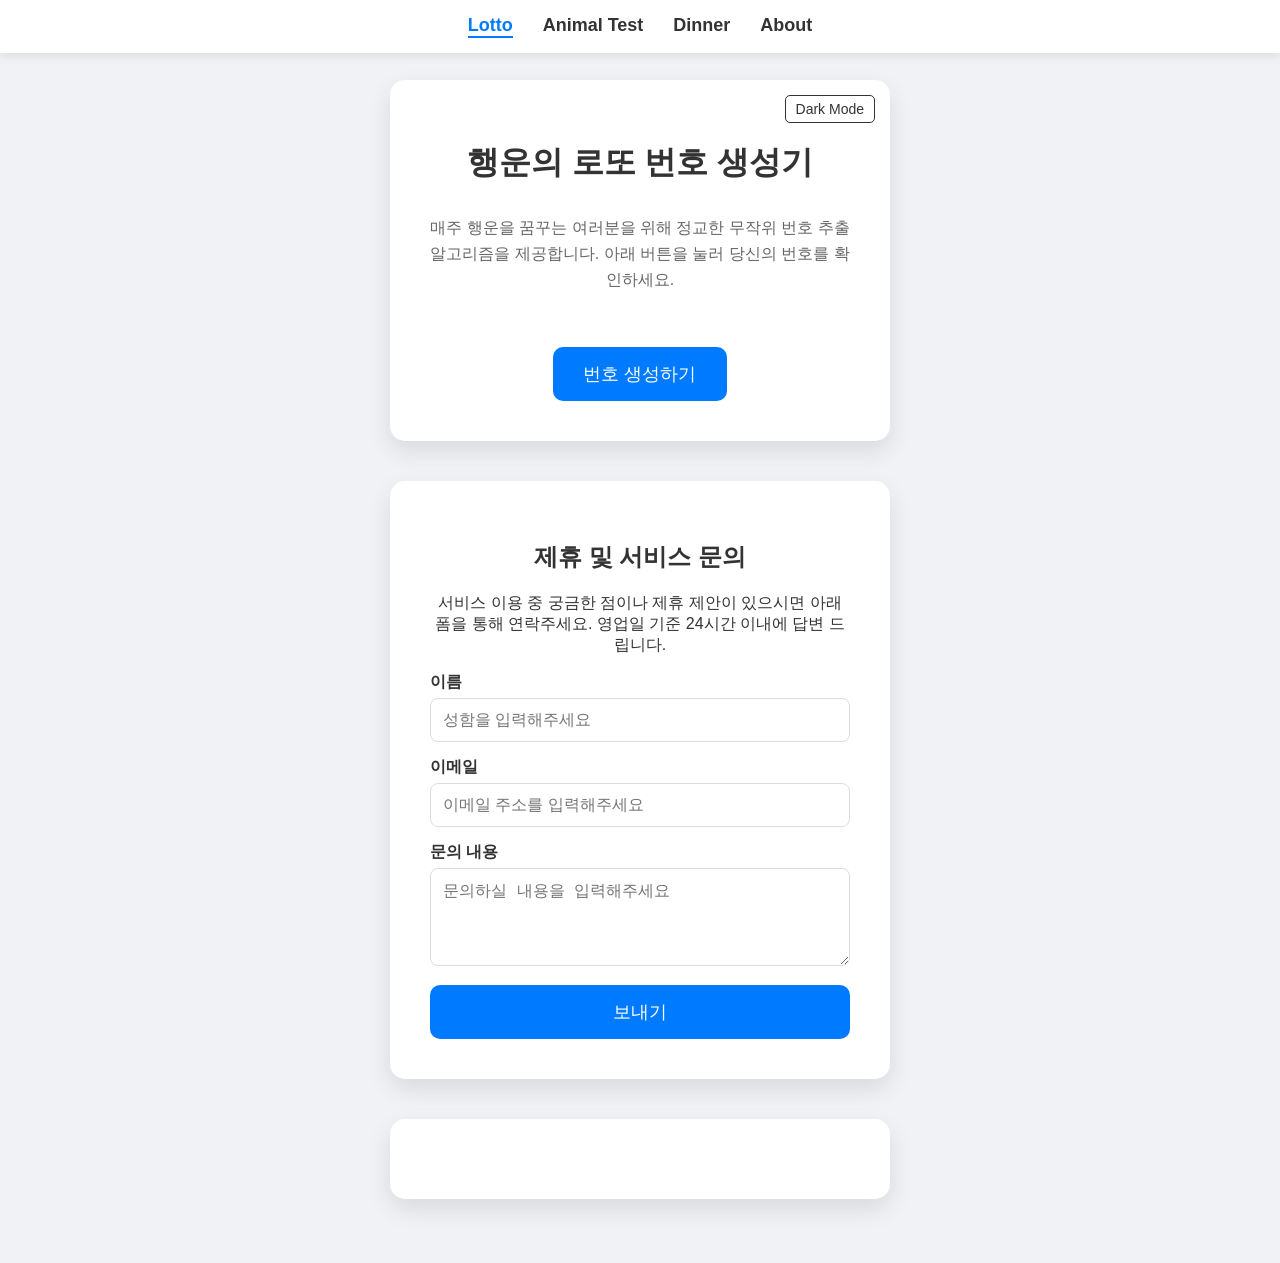
<file: index.html>
<!DOCTYPE html>
<html lang="en">
<head>
    <meta charset="UTF-8">
    <meta name="viewport" content="width=device-width, initial-scale=1.0">
    <title>행운의 로또 번호 생성기 - Product Builder</title>
    <meta name="description" content="무작위 알고리즘을 사용하여 행운의 로또 번호를 생성하세요. 다크 모드와 제휴 문의 기능을 제공합니다.">
    <meta name="keywords" content="로또, 번호생성, 행운, 인공지능, 동물상테스트">
    <link rel="stylesheet" href="style.css">
    <meta name="google-adsense-account" content="ca-pub-2973318970206983">
    <script async src="https://pagead2.googlesyndication.com/pagead/js/adsbygoogle.js?client=ca-pub-2973318970206983"
     crossorigin="anonymous"></script>
    <!-- Google tag (gtag.js) -->
    <script async src="https://www.googletagmanager.com/gtag/js?id=G-YM67XBZGHG"></script>
    <script>
      window.dataLayer = window.dataLayer || [];
      function gtag(){dataLayer.push(arguments);}
      gtag('js', new Date());

      gtag('config', 'G-YM67XBZGHG');
    </script>
    <script type="text/javascript">
        (function(c,l,a,r,i,t,y){
            c[a]=c[a]||function(){(c[a].q=c[a].q||[]).push(arguments)};
            t=l.createElement(r);t.async=1;t.src="https://www.clarity.ms/tag/"+i;
            y=l.getElementsByTagName(r)[0];y.parentNode.insertBefore(t,y);
        })(window, document, "clarity", "script", "wk3hno9c7h");
    </script>
</head>
<body>
    <nav class="navbar">
        <a href="index.html" class="active">Lotto</a>
        <a href="animal.html">Animal Test</a>
        <a href="dinner.html">Dinner</a>
        <a href="about.html">About</a>
    </nav>
    <div class="container">
        <div class="theme-toggle">
            <button id="theme-btn">Dark Mode</button>
        </div>
        <h1>행운의 로또 번호 생성기</h1>
        <p class="description">매주 행운을 꿈꾸는 여러분을 위해 정교한 무작위 번호 추출 알고리즘을 제공합니다. 아래 버튼을 눌러 당신의 번호를 확인하세요.</p>
        <div id="numbers" class="numbers-container"></div>
        <button id="generate-btn">번호 생성하기</button>
    </div>

    <div class="container contact-section">
        <h2>제휴 및 서비스 문의</h2>
        <p>서비스 이용 중 궁금한 점이나 제휴 제안이 있으시면 아래 폼을 통해 연락주세요. 영업일 기준 24시간 이내에 답변 드립니다.</p>
        <form action="https://formspree.io/f/mojrqvkz" method="POST">
            <div class="form-group">
                <label for="name">이름</label>
                <input type="text" id="name" name="name" required placeholder="성함을 입력해주세요">
            </div>
            <div class="form-group">
                <label for="email">이메일</label>
                <input type="email" id="email" name="_replyto" required placeholder="이메일 주소를 입력해주세요">
            </div>
            <div class="form-group">
                <label for="message">문의 내용</label>
                <textarea id="message" name="message" rows="4" required placeholder="문의하실 내용을 입력해주세요"></textarea>
            </div>
            <button type="submit" class="submit-btn">보내기</button>
        </form>
    </div>

    <div class="container comment-section">
        <div id="disqus_thread"></div>
        <script>
            /**
            *  RECOMMENDED CONFIGURATION VARIABLES: EDIT AND UNCOMMENT THE SECTION BELOW TO INSERT DYNAMIC VALUES FROM YOUR PLATFORM OR CMS.
            *  LEARN WHY DEFINING THESE VARIABLES IS IMPORTANT: https://disqus.com/admin/universalcode/#configuration-variables    */
            /*
            var disqus_config = function () {
            this.page.url = PAGE_URL;  // Replace PAGE_URL with your page's canonical URL variable
            this.page.identifier = PAGE_IDENTIFIER; // Replace PAGE_IDENTIFIER with your page's unique identifier variable
            };
            */
            (function() { // DON'T EDIT BELOW THIS LINE
            var d = document, s = d.createElement('script');
            s.src = 'https://productbuilder-qqegoyfvvm.disqus.com/embed.js';
            s.setAttribute('data-timestamp', +new Date());
            (d.head || d.body).appendChild(s);
            })();
        </script>
        <noscript>Please enable JavaScript to view the <a href="https://disqus.com/?ref_noscript">comments powered by Disqus.</a></noscript>
    </div>
    <script src="main.js"></script>
</body>
</html>
</file>
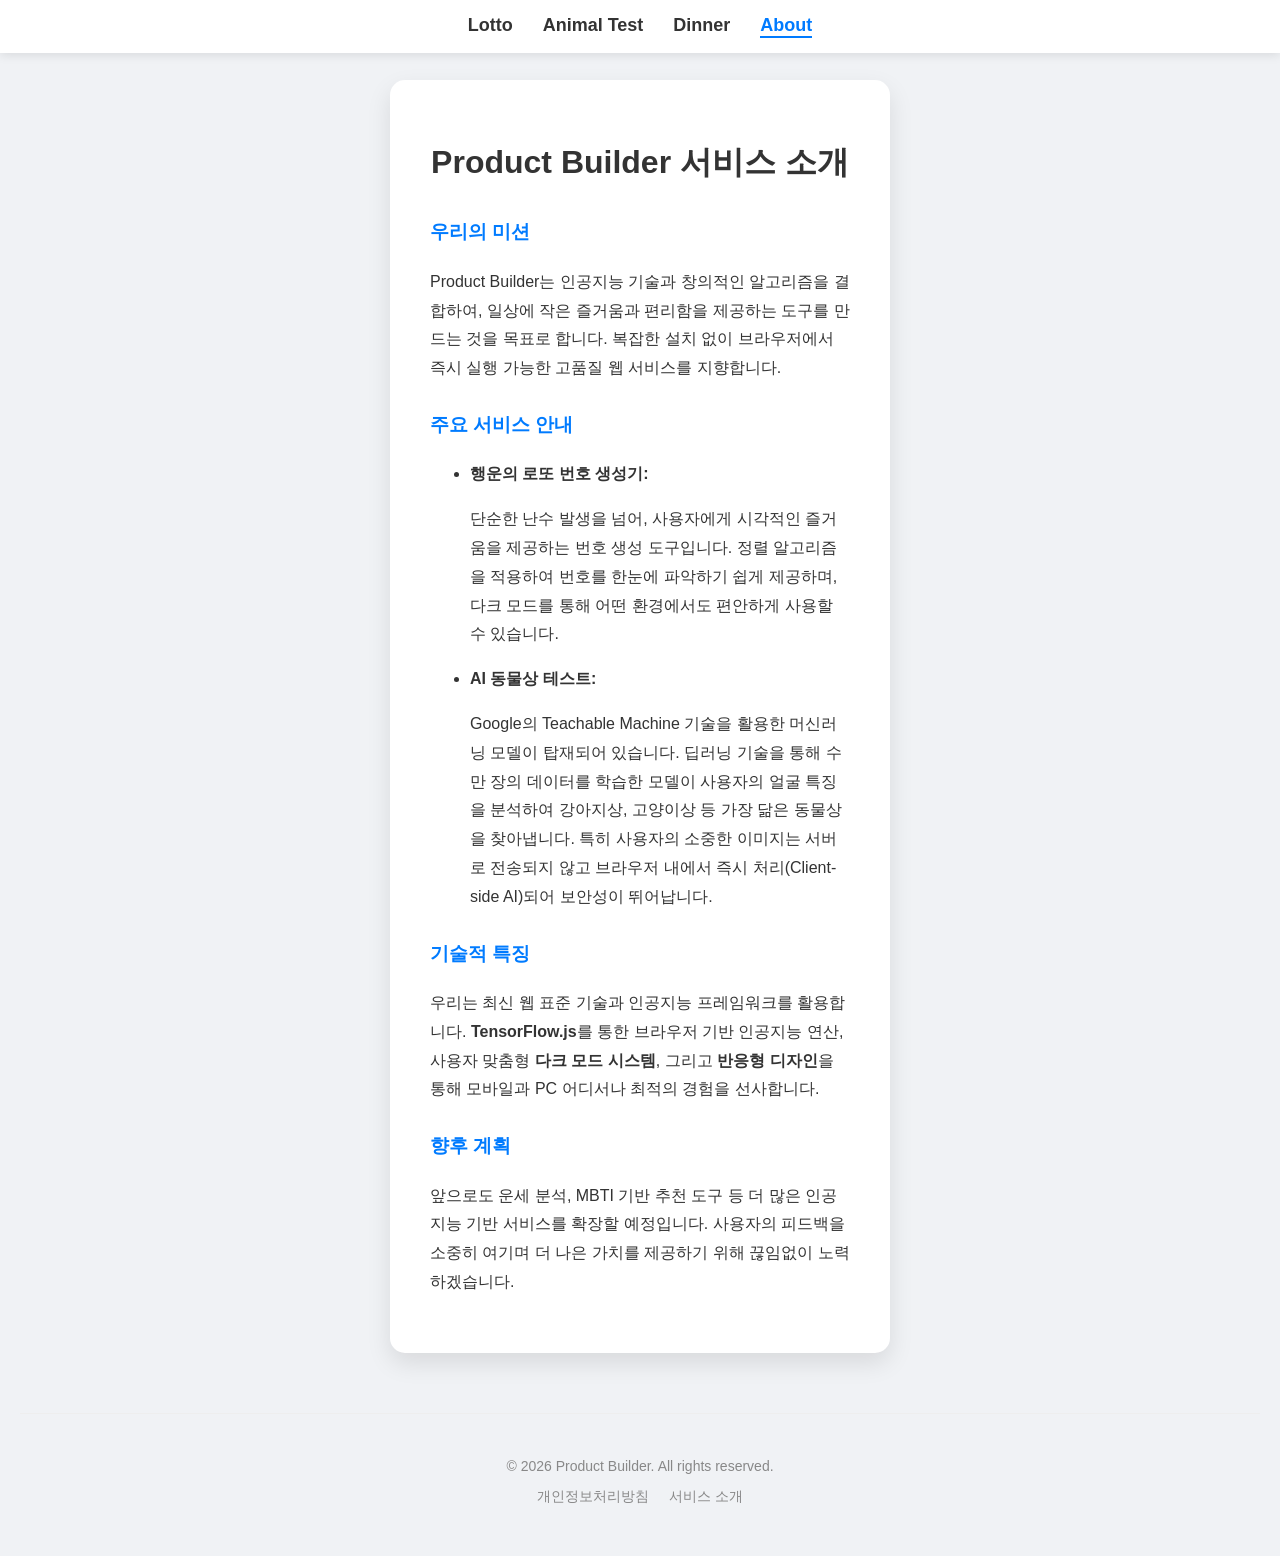
<file: about.html>
<!DOCTYPE html>
<html lang="ko">
<head>
    <meta charset="UTF-8">
    <meta name="viewport" content="width=device-width, initial-scale=1.0">
    <title>서비스 소개 - Product Builder</title>
    <link rel="stylesheet" href="style.css">
    <meta name="description" content="Product Builder의 미션, 기술 스택 및 제공 서비스에 대한 상세 정보를 확인하세요.">
    <!-- Google tag (gtag.js) -->
    <script async src="https://www.googletagmanager.com/gtag/js?id=G-YM67XBZGHG"></script>
    <script>
      window.dataLayer = window.dataLayer || [];
      function gtag(){dataLayer.push(arguments);}
      gtag('js', new Date());

      gtag('config', 'G-YM67XBZGHG');
    </script>
    <script type="text/javascript">
        (function(c,l,a,r,i,t,y){
            c[a]=c[a]||function(){(c[a].q=c[a].q||[]).push(arguments)};
            t=l.createElement(r);t.async=1;t.src="https://www.clarity.ms/tag/"+i;
            y=l.getElementsByTagName(r)[0];y.parentNode.insertBefore(t,y);
        })(window, document, "clarity", "script", "wk3hno9c7h");
    </script>
</head>
<body>
    <nav class="navbar">
        <a href="index.html">Lotto</a>
        <a href="animal.html">Animal Test</a>
        <a href="dinner.html">Dinner</a>
        <a href="about.html" class="active">About</a>
    </nav>

    <div class="container">
        <h1>Product Builder 서비스 소개</h1>
        <section class="about-content">
            <h3>우리의 미션</h3>
            <p>Product Builder는 인공지능 기술과 창의적인 알고리즘을 결합하여, 일상에 작은 즐거움과 편리함을 제공하는 도구를 만드는 것을 목표로 합니다. 복잡한 설치 없이 브라우저에서 즉시 실행 가능한 고품질 웹 서비스를 지향합니다.</p>

            <h3>주요 서비스 안내</h3>
            <ul>
                <li>
                    <strong>행운의 로또 번호 생성기:</strong> 
                    <p>단순한 난수 발생을 넘어, 사용자에게 시각적인 즐거움을 제공하는 번호 생성 도구입니다. 정렬 알고리즘을 적용하여 번호를 한눈에 파악하기 쉽게 제공하며, 다크 모드를 통해 어떤 환경에서도 편안하게 사용할 수 있습니다.</p>
                </li>
                <li>
                    <strong>AI 동물상 테스트:</strong> 
                    <p>Google의 Teachable Machine 기술을 활용한 머신러닝 모델이 탑재되어 있습니다. 딥러닝 기술을 통해 수만 장의 데이터를 학습한 모델이 사용자의 얼굴 특징을 분석하여 강아지상, 고양이상 등 가장 닮은 동물상을 찾아냅니다. 특히 사용자의 소중한 이미지는 서버로 전송되지 않고 브라우저 내에서 즉시 처리(Client-side AI)되어 보안성이 뛰어납니다.</p>
                </li>
            </ul>

            <h3>기술적 특징</h3>
            <p>우리는 최신 웹 표준 기술과 인공지능 프레임워크를 활용합니다. <strong>TensorFlow.js</strong>를 통한 브라우저 기반 인공지능 연산, 사용자 맞춤형 <strong>다크 모드 시스템</strong>, 그리고 <strong>반응형 디자인</strong>을 통해 모바일과 PC 어디서나 최적의 경험을 선사합니다.</p>

            <h3>향후 계획</h3>
            <p>앞으로도 운세 분석, MBTI 기반 추천 도구 등 더 많은 인공지능 기반 서비스를 확장할 예정입니다. 사용자의 피드백을 소중히 여기며 더 나은 가치를 제공하기 위해 끊임없이 노력하겠습니다.</p>
        </section>
    </div>

    <footer class="footer">
        <p>&copy; 2026 Product Builder. All rights reserved.</p>
        <div class="footer-links">
            <a href="privacy.html">개인정보처리방침</a>
            <a href="about.html">서비스 소개</a>
        </div>
    </footer>

    <script src="main.js"></script>
</body>
</html>
</file>
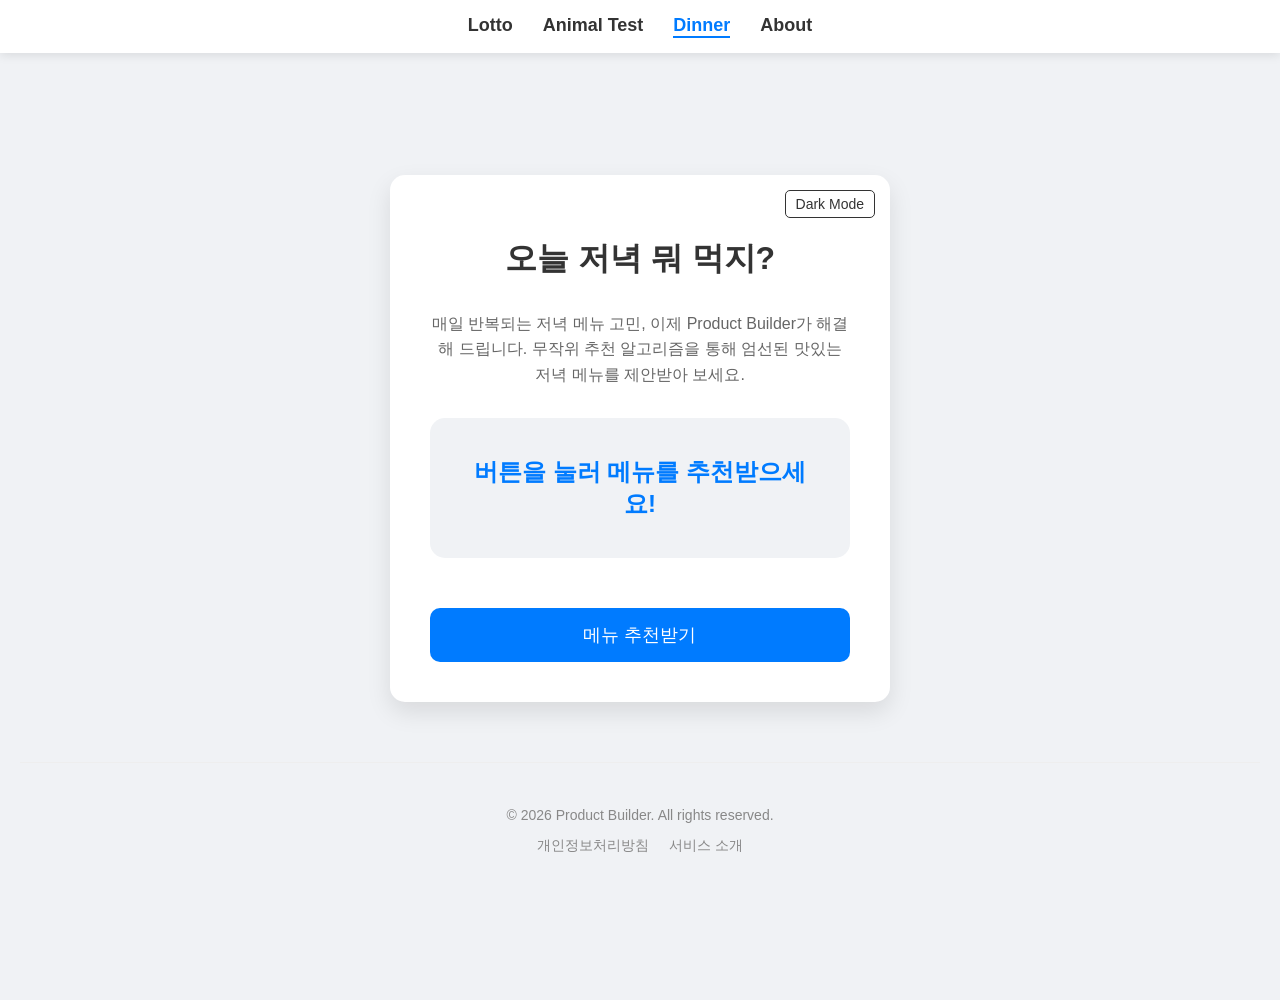
<file: dinner.html>
<!DOCTYPE html>
<html lang="ko">
<head>
    <meta charset="UTF-8">
    <meta name="viewport" content="width=device-width, initial-scale=1.0">
    <title>오늘 뭐 먹지? 저녁 메뉴 추천 - Product Builder</title>
    <meta name="description" content="결정 장애를 해결해드리는 AI 저녁 메뉴 추천 서비스! 버튼 하나로 오늘 저녁 메뉴를 골라보세요.">
    <link rel="stylesheet" href="style.css">
    <meta name="google-adsense-account" content="ca-pub-2973318970206983">
    <script async src="https://pagead2.googlesyndication.com/pagead/js/adsbygoogle.js?client=ca-pub-2973318970206983"
     crossorigin="anonymous"></script>
    <!-- Google tag (gtag.js) -->
    <script async src="https://www.googletagmanager.com/gtag/js?id=G-YM67XBZGHG"></script>
    <script>
      window.dataLayer = window.dataLayer || [];
      function gtag(){dataLayer.push(arguments);}
      gtag('js', new Date());

      gtag('config', 'G-YM67XBZGHG');
    </script>
    <script type="text/javascript">
        (function(c,l,a,r,i,t,y){
            c[a]=c[a]||function(){(c[a].q=c[a].q||[]).push(arguments)};
            t=l.createElement(r);t.async=1;t.src="https://www.clarity.ms/tag/"+i;
            y=l.getElementsByTagName(r)[0];y.parentNode.insertBefore(t,y);
        })(window, document, "clarity", "script", "wk3hno9c7h");
    </script>
</head>
<body>
    <nav class="navbar">
        <a href="index.html">Lotto</a>
        <a href="animal.html">Animal Test</a>
        <a href="dinner.html" class="active">Dinner</a>
        <a href="about.html">About</a>
    </nav>

    <div class="container">
        <div class="theme-toggle">
            <button id="theme-btn">Dark Mode</button>
        </div>
        <h1>오늘 저녁 뭐 먹지?</h1>
        <p class="description">매일 반복되는 저녁 메뉴 고민, 이제 Product Builder가 해결해 드립니다. 무작위 추천 알고리즘을 통해 엄선된 맛있는 저녁 메뉴를 제안받아 보세요.</p>
        
        <div id="menu-display" class="menu-container">
            <p id="menu-text">버튼을 눌러 메뉴를 추천받으세요!</p>
        </div>
        
        <button id="recommend-btn" class="submit-btn" style="margin-top: 20px;">메뉴 추천받기</button>
    </div>

    <footer class="footer">
        <p>&copy; 2026 Product Builder. All rights reserved.</p>
        <div class="footer-links">
            <a href="privacy.html">개인정보처리방침</a>
            <a href="about.html">서비스 소개</a>
        </div>
    </footer>

    <script>
        const menus = [
            "삼겹살에 소주", "매콤한 김치찌개", "달콤한 양념치킨", "얼큰한 짬뽕", "고소한 까르보나라",
            "신선한 초밥", "바삭한 돈가스", "뜨끈한 순대국", "매콤달콤 떡볶이", "든든한 불고기",
            "베트남 쌀국수", "태국식 팟타이", "인도 커리와 난", "멕시칸 타코", "부드러운 스테이크",
            "매운 닭발", "시원한 냉면", "짭짤한 부대찌개", "건강한 비빔밥", "고소한 곱창구이"
        ];

        document.getElementById('recommend-btn').addEventListener('click', () => {
            const menuDisplay = document.getElementById('menu-text');
            menuDisplay.classList.add('fade-out');
            
            setTimeout(() => {
                const randomIndex = Math.floor(Math.random() * menus.length);
                menuDisplay.textContent = menus[randomIndex];
                menuDisplay.classList.remove('fade-out');
                menuDisplay.classList.add('fade-in');
            }, 300);
        });
    </script>
    <script src="main.js"></script>
</body>
</html>
</file>
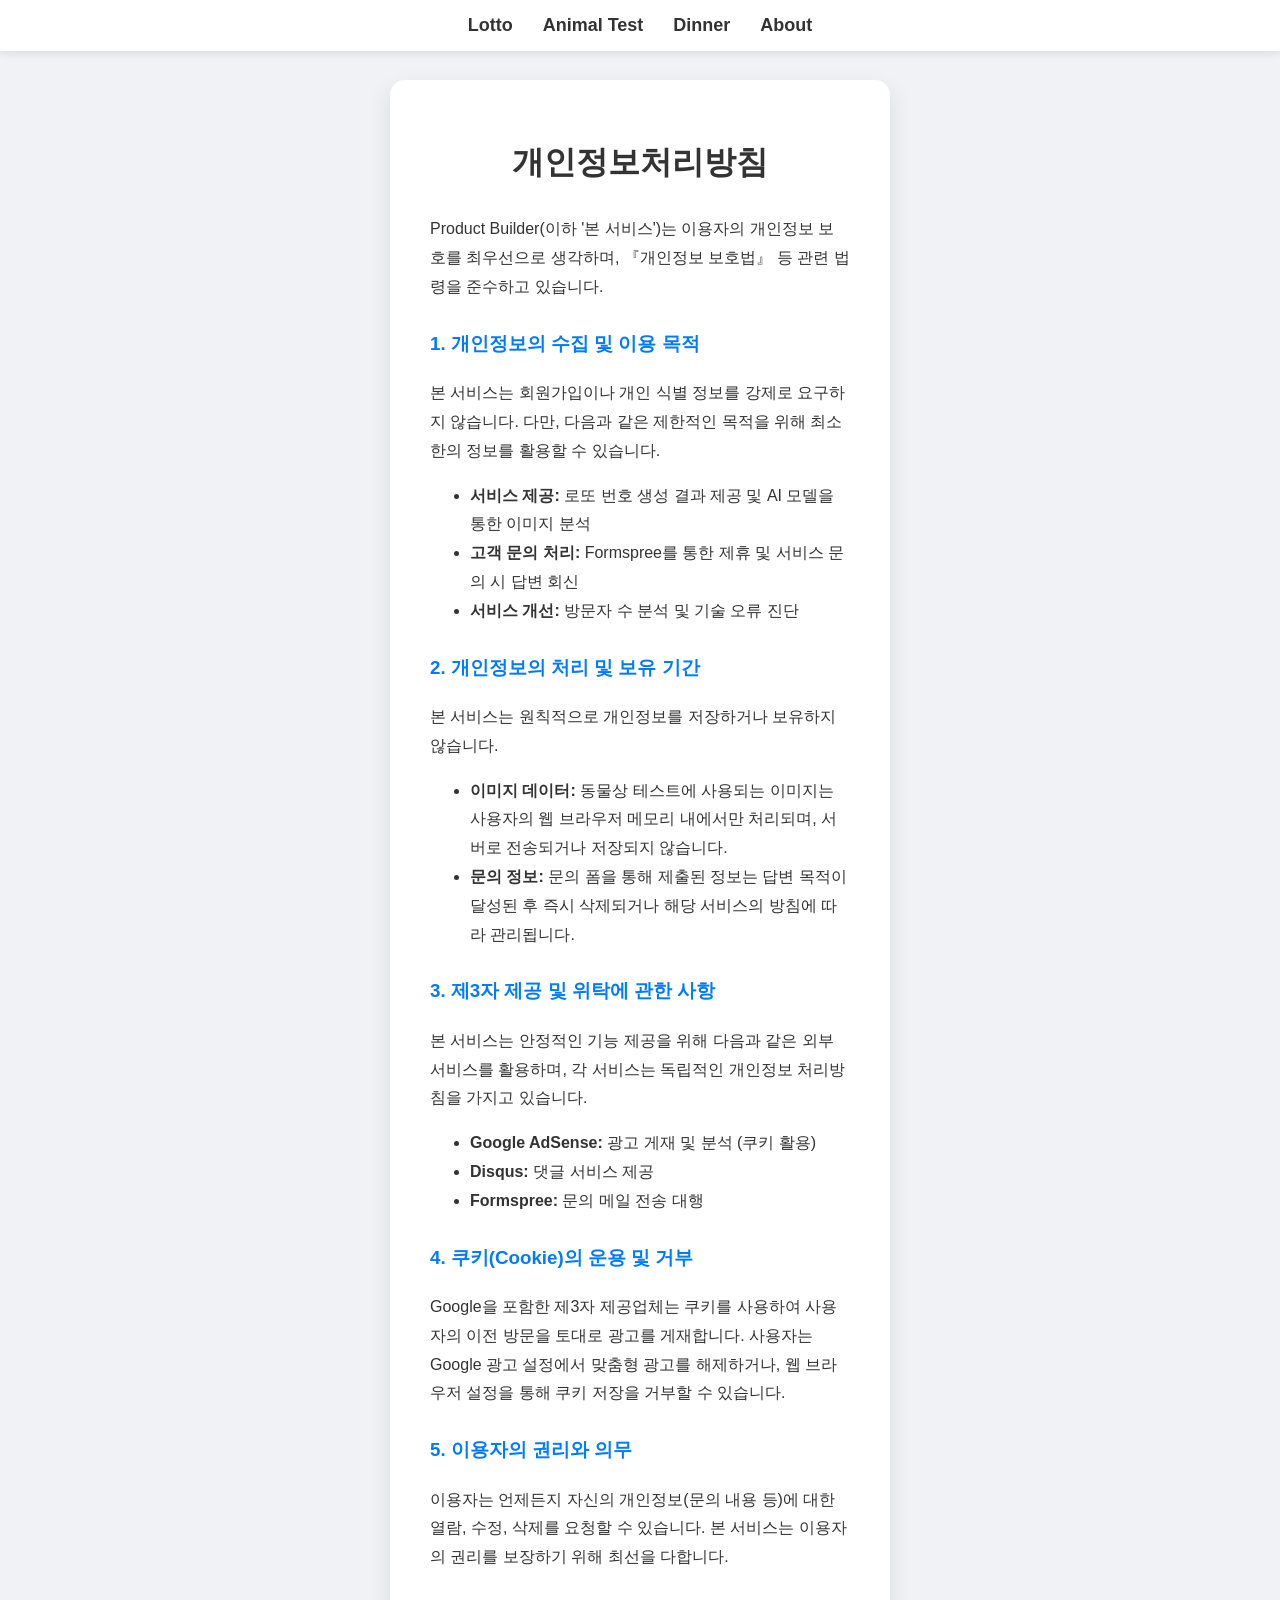
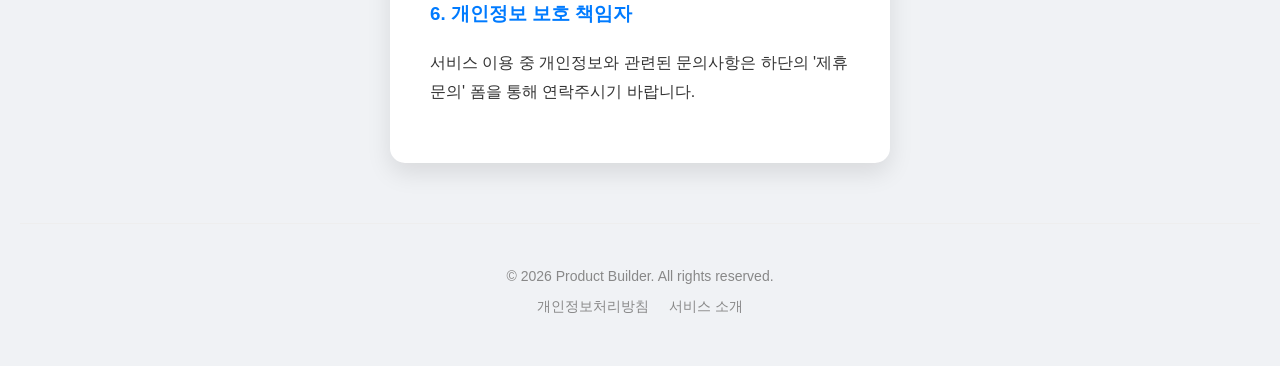
<file: privacy.html>
<!DOCTYPE html>
<html lang="ko">
<head>
    <meta charset="UTF-8">
    <meta name="viewport" content="width=device-width, initial-scale=1.0">
    <title>개인정보처리방침 - Product Builder</title>
    <link rel="stylesheet" href="style.css">
    <!-- Google tag (gtag.js) -->
    <script async src="https://www.googletagmanager.com/gtag/js?id=G-YM67XBZGHG"></script>
    <script>
      window.dataLayer = window.dataLayer || [];
      function gtag(){dataLayer.push(arguments);}
      gtag('js', new Date());

      gtag('config', 'G-YM67XBZGHG');
    </script>
    <script type="text/javascript">
        (function(c,l,a,r,i,t,y){
            c[a]=c[a]||function(){(c[a].q=c[a].q||[]).push(arguments)};
            t=l.createElement(r);t.async=1;t.src="https://www.clarity.ms/tag/"+i;
            y=l.getElementsByTagName(r)[0];y.parentNode.insertBefore(t,y);
        })(window, document, "clarity", "script", "wk3hno9c7h");
    </script>
</head>
<body>
    <nav class="navbar">
        <a href="index.html">Lotto</a>
        <a href="animal.html">Animal Test</a>
        <a href="dinner.html">Dinner</a>
        <a href="about.html">About</a>
    </nav>

    <div class="container">
        <h1>개인정보처리방침</h1>
        <section class="privacy-content">
            <p>Product Builder(이하 '본 서비스')는 이용자의 개인정보 보호를 최우선으로 생각하며, 『개인정보 보호법』 등 관련 법령을 준수하고 있습니다.</p>
            
            <h3>1. 개인정보의 수집 및 이용 목적</h3>
            <p>본 서비스는 회원가입이나 개인 식별 정보를 강제로 요구하지 않습니다. 다만, 다음과 같은 제한적인 목적을 위해 최소한의 정보를 활용할 수 있습니다.</p>
            <ul>
                <li><strong>서비스 제공:</strong> 로또 번호 생성 결과 제공 및 AI 모델을 통한 이미지 분석</li>
                <li><strong>고객 문의 처리:</strong> Formspree를 통한 제휴 및 서비스 문의 시 답변 회신</li>
                <li><strong>서비스 개선:</strong> 방문자 수 분석 및 기술 오류 진단</li>
            </ul>
            
            <h3>2. 개인정보의 처리 및 보유 기간</h3>
            <p>본 서비스는 원칙적으로 개인정보를 저장하거나 보유하지 않습니다.</p>
            <ul>
                <li><strong>이미지 데이터:</strong> 동물상 테스트에 사용되는 이미지는 사용자의 웹 브라우저 메모리 내에서만 처리되며, 서버로 전송되거나 저장되지 않습니다.</li>
                <li><strong>문의 정보:</strong> 문의 폼을 통해 제출된 정보는 답변 목적이 달성된 후 즉시 삭제되거나 해당 서비스의 방침에 따라 관리됩니다.</li>
            </ul>

            <h3>3. 제3자 제공 및 위탁에 관한 사항</h3>
            <p>본 서비스는 안정적인 기능 제공을 위해 다음과 같은 외부 서비스를 활용하며, 각 서비스는 독립적인 개인정보 처리방침을 가지고 있습니다.</p>
            <ul>
                <li><strong>Google AdSense:</strong> 광고 게재 및 분석 (쿠키 활용)</li>
                <li><strong>Disqus:</strong> 댓글 서비스 제공</li>
                <li><strong>Formspree:</strong> 문의 메일 전송 대행</li>
            </ul>
            
            <h3>4. 쿠키(Cookie)의 운용 및 거부</h3>
            <p>Google을 포함한 제3자 제공업체는 쿠키를 사용하여 사용자의 이전 방문을 토대로 광고를 게재합니다. 사용자는 Google 광고 설정에서 맞춤형 광고를 해제하거나, 웹 브라우저 설정을 통해 쿠키 저장을 거부할 수 있습니다.</p>
            
            <h3>5. 이용자의 권리와 의무</h3>
            <p>이용자는 언제든지 자신의 개인정보(문의 내용 등)에 대한 열람, 수정, 삭제를 요청할 수 있습니다. 본 서비스는 이용자의 권리를 보장하기 위해 최선을 다합니다.</p>

            <h3>6. 개인정보 보호 책임자</h3>
            <p>서비스 이용 중 개인정보와 관련된 문의사항은 하단의 '제휴 문의' 폼을 통해 연락주시기 바랍니다.</p>
        </section>
    </div>

    <footer class="footer">
        <p>&copy; 2026 Product Builder. All rights reserved.</p>
        <div class="footer-links">
            <a href="privacy.html">개인정보처리방침</a>
            <a href="about.html">서비스 소개</a>
        </div>
    </footer>

    <script src="main.js"></script>
</body>
</html>
</file>
<file: style.css>
:root {
    --bg-color: #f0f2f5;
    --container-bg: white;
    --text-color: #333;
    --number-bg: #4CAF50;
    --button-bg: #007BFF;
    --button-hover: #0056b3;
}

.dark-mode {
    --bg-color: #18191a;
    --container-bg: #242526;
    --text-color: #e4e6eb;
    --number-bg: #2e7d32;
    --button-bg: #3a3b3c;
    --button-hover: #4e4f50;
}

.navbar {
    position: fixed;
    top: 0;
    left: 0;
    width: 100%;
    background-color: var(--container-bg);
    padding: 15px 0;
    box-shadow: 0 2px 10px rgba(0,0,0,0.1);
    display: flex;
    justify-content: center;
    gap: 30px;
    z-index: 1000;
}

.navbar a {
    text-decoration: none;
    color: var(--text-color);
    font-weight: bold;
    font-size: 18px;
    transition: color 0.3s;
}

.navbar a:hover {
    color: var(--button-bg);
}

.navbar a.active {
    color: var(--button-bg);
    border-bottom: 2px solid var(--button-bg);
}

body {
    font-family: 'Helvetica Neue', sans-serif;
    display: flex;
    flex-direction: column;
    justify-content: center;
    align-items: center;
    min-height: 100vh;
    padding: 80px 20px 20px;
    margin: 0;
    background-color: var(--bg-color);
    color: var(--text-color);
    transition: background-color 0.3s, color 0.3s;
}

.container {
    text-align: center;
    background-color: var(--container-bg);
    padding: 40px;
    border-radius: 15px;
    box-shadow: 0 10px 25px rgba(0, 0, 0, 0.1);
    transition: background-color 0.3s;
    position: relative;
    width: 100%;
    max-width: 500px;
    box-sizing: border-box;
}

.contact-section {
    margin-top: 40px;
}

.comment-section {
    margin-top: 40px;
    margin-bottom: 40px;
}

.animal-test-section {
    margin-top: 40px;
}

.menu-container {
    margin: 30px auto;
    padding: 30px;
    background-color: var(--bg-color);
    border-radius: 15px;
    min-height: 80px;
    display: flex;
    justify-content: center;
    align-items: center;
    transition: all 0.3s ease;
}

#menu-text {
    font-size: 24px;
    font-weight: bold;
    color: var(--button-bg);
    margin: 0;
}

.fade-out {
    opacity: 0;
    transform: translateY(-10px);
    transition: all 0.3s ease;
}

.fade-in {
    opacity: 1;
    transform: translateY(0);
    transition: all 0.3s ease;
}

#start-btn {
    padding: 15px 30px;
    border: none;
    border-radius: 10px;
    background-color: var(--number-bg);
    color: white;
    font-size: 18px;
    cursor: pointer;
    transition: background-color 0.3s;
}

.upload-section {
    margin: 20px 0;
}

#image-upload {
    display: none;
}

.upload-label {
    display: inline-block;
    padding: 15px 30px;
    background-color: var(--button-bg);
    color: white;
    border-radius: 10px;
    cursor: pointer;
    font-size: 18px;
    transition: background-color 0.3s;
}

.upload-label:hover {
    background-color: var(--button-hover);
}

#image-container {
    display: flex;
    justify-content: center;
    margin-bottom: 20px;
}

#face-image {
    max-width: 300px;
    max-height: 300px;
    object-fit: contain;
    border: 3px solid var(--button-bg);
}

#label-container {
    margin-top: 20px;
    display: flex;
    flex-direction: column;
    gap: 10px;
    align-items: center;
}

.prediction-bar {
    width: 100%;
    max-width: 300px;
    background: #eee;
    padding: 10px;
    border-radius: 8px;
    position: relative;
    font-weight: bold;
    text-align: left;
    z-index: 1;
    overflow: hidden;
}

.dark-mode .prediction-bar {
    background: #3a3b3c;
}

.prediction-bar::before {
    content: '';
    position: absolute;
    top: 0;
    left: 0;
    height: 100%;
    width: var(--width, 0%);
    background: var(--button-bg);
    opacity: 0.3;
    z-index: -1;
    transition: width 0.3s ease;
}

.contact-section h2 {
    margin-bottom: 20px;
}

.form-group {
    text-align: left;
    margin-bottom: 15px;
}

.form-group label {
    display: block;
    margin-bottom: 5px;
    font-weight: bold;
}

.form-group input, 
.form-group textarea {
    width: 100%;
    padding: 12px;
    border: 1px solid #ddd;
    border-radius: 8px;
    background-color: var(--container-bg);
    color: var(--text-color);
    box-sizing: border-box;
    font-size: 16px;
    transition: border-color 0.3s;
}

.dark-mode .form-group input, 
.dark-mode .form-group textarea {
    border-color: #444;
}

.form-group input:focus, 
.form-group textarea:focus {
    outline: none;
    border-color: var(--button-bg);
}

.submit-btn {
    width: 100%;
    padding: 15px;
    border: none;
    border-radius: 10px;
    background-color: var(--button-bg);
    color: white;
    font-size: 18px;
    cursor: pointer;
    transition: background-color 0.3s;
}

.submit-btn:hover {
    background-color: var(--button-hover);
}

.description {
    margin-bottom: 25px;
    line-height: 1.6;
    color: #666;
}

.dark-mode .description {
    color: #aaa;
}

.footer {
    margin-top: 60px;
    padding: 30px 0;
    width: 100%;
    text-align: center;
    border-top: 1px solid #eee;
    color: #888;
    font-size: 14px;
}

.dark-mode .footer {
    border-top-color: #333;
}

.footer-links {
    margin-top: 10px;
    display: flex;
    justify-content: center;
    gap: 20px;
}

.footer-links a {
    color: #888;
    text-decoration: none;
    transition: color 0.3s;
}

.footer-links a:hover {
    color: var(--button-bg);
}

.about-content, .privacy-content {
    text-align: left;
    line-height: 1.8;
}

.about-content h3, .privacy-content h3 {
    margin-top: 25px;
    color: var(--button-bg);
}

.theme-toggle {
    position: absolute;
    top: 15px;
    right: 15px;
}

#theme-btn {
    background: none;
    border: 1px solid var(--text-color);
    color: var(--text-color);
    padding: 5px 10px;
    border-radius: 5px;
    cursor: pointer;
    font-size: 14px;
}

h1 {
    margin-bottom: 30px;
    color: var(--text-color);
}

.numbers-container {
    display: flex;
    justify-content: center;
    margin-bottom: 30px;
}

.number {
    display: flex;
    justify-content: center;
    align-items: center;
    width: 50px;
    height: 50px;
    margin: 0 5px;
    border-radius: 50%;
    background-color: var(--number-bg);
    color: white;
    font-size: 24px;
    font-weight: bold;
}

#generate-btn {
    padding: 15px 30px;
    border: none;
    border-radius: 10px;
    background-color: var(--button-bg);
    color: white;
    font-size: 18px;
    cursor: pointer;
    transition: background-color 0.3s ease;
}

#generate-btn:hover {
    background-color: var(--button-hover);
}
</file>
